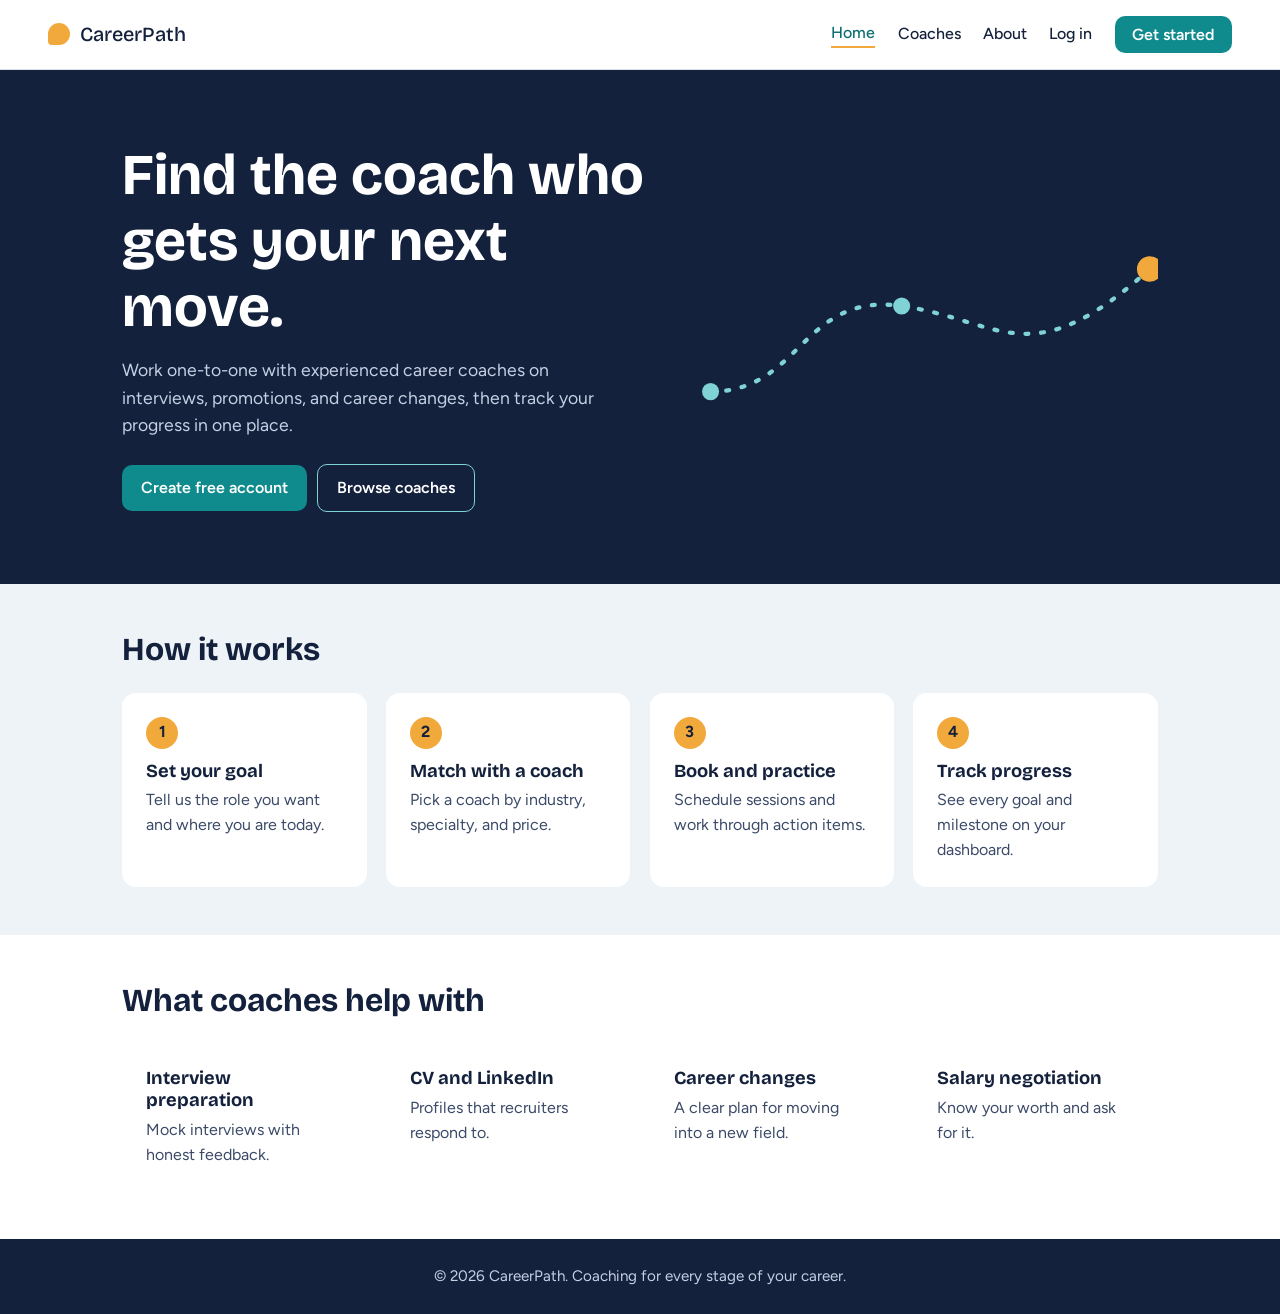
<file: index.html>
<!DOCTYPE html>
<html lang="en">
<head>
  <meta charset="UTF-8">
  <meta name="viewport" content="width=device-width, initial-scale=1">
  <title>Home | CareerPath</title>
  <link rel="preconnect" href="https://fonts.googleapis.com">
  <link rel="preconnect" href="https://fonts.gstatic.com" crossorigin>
  <link href="https://fonts.googleapis.com/css2?family=Bricolage+Grotesque:wght@600;700&family=Figtree:wght@400;500;600&display=swap" rel="stylesheet">
  <link rel="stylesheet" href="style.css">
</head>
<body>
<header class="site-nav">
  <a class="brand" href="index.html"><span class="brand-mark"></span>CareerPath</a>
  <nav class="links" aria-label="Main">
    <a href="index.html" class="on">Home</a>
    <a href="coaches.php">Coaches</a>
    <a href="about.html">About</a>
    <a href="auth/login.php">Log in</a>
    <a class="btn" href="auth/signup.php">Get started</a>
  </nav>
</header>
<section class="hero"><div class="wrap">
  <div>
    <h1>Find the coach who gets your next move.</h1>
    <p>Work one-to-one with experienced career coaches on interviews, promotions, and career changes, then track your progress in one place.</p>
    <a class="btn" href="auth/signup.php">Create free account</a><a class="btn btn-outline" href="coaches.php">Browse coaches</a>
  </div>
  <svg class="trail" viewBox="0 0 320 120" aria-hidden="true"><path d="M6 100 C 70 100, 70 30, 140 40 S 230 90, 314 14" fill="none" stroke="currentColor" stroke-width="3" stroke-dasharray="2 9" stroke-linecap="round"/><circle cx="6" cy="100" r="6" fill="currentColor"/><circle cx="140" cy="40" r="6" fill="currentColor"/><circle cx="314" cy="14" r="9" fill="#F2A93B"/></svg>
</div></section>
<section class="wrap">
  <h2 class="section-title">How it works</h2>
  <div class="cards steps">
    <div class="card"><h3>Set your goal</h3><p class="muted">Tell us the role you want and where you are today.</p></div>
    <div class="card"><h3>Match with a coach</h3><p class="muted">Pick a coach by industry, specialty, and price.</p></div>
    <div class="card"><h3>Book and practice</h3><p class="muted">Schedule sessions and work through action items.</p></div>
    <div class="card"><h3>Track progress</h3><p class="muted">See every goal and milestone on your dashboard.</p></div>
  </div>
</section>
<section class="band"><div class="wrap">
  <h2 class="section-title">What coaches help with</h2>
  <div class="cards">
    <div class="card"><h3>Interview preparation</h3><p class="muted">Mock interviews with honest feedback.</p></div>
    <div class="card"><h3>CV and LinkedIn</h3><p class="muted">Profiles that recruiters respond to.</p></div>
    <div class="card"><h3>Career changes</h3><p class="muted">A clear plan for moving into a new field.</p></div>
    <div class="card"><h3>Salary negotiation</h3><p class="muted">Know your worth and ask for it.</p></div>
  </div>
</div></section>
<footer class="site-foot">&copy; 2026 CareerPath. Coaching for every stage of your career.</footer>
</body></html>
</file>
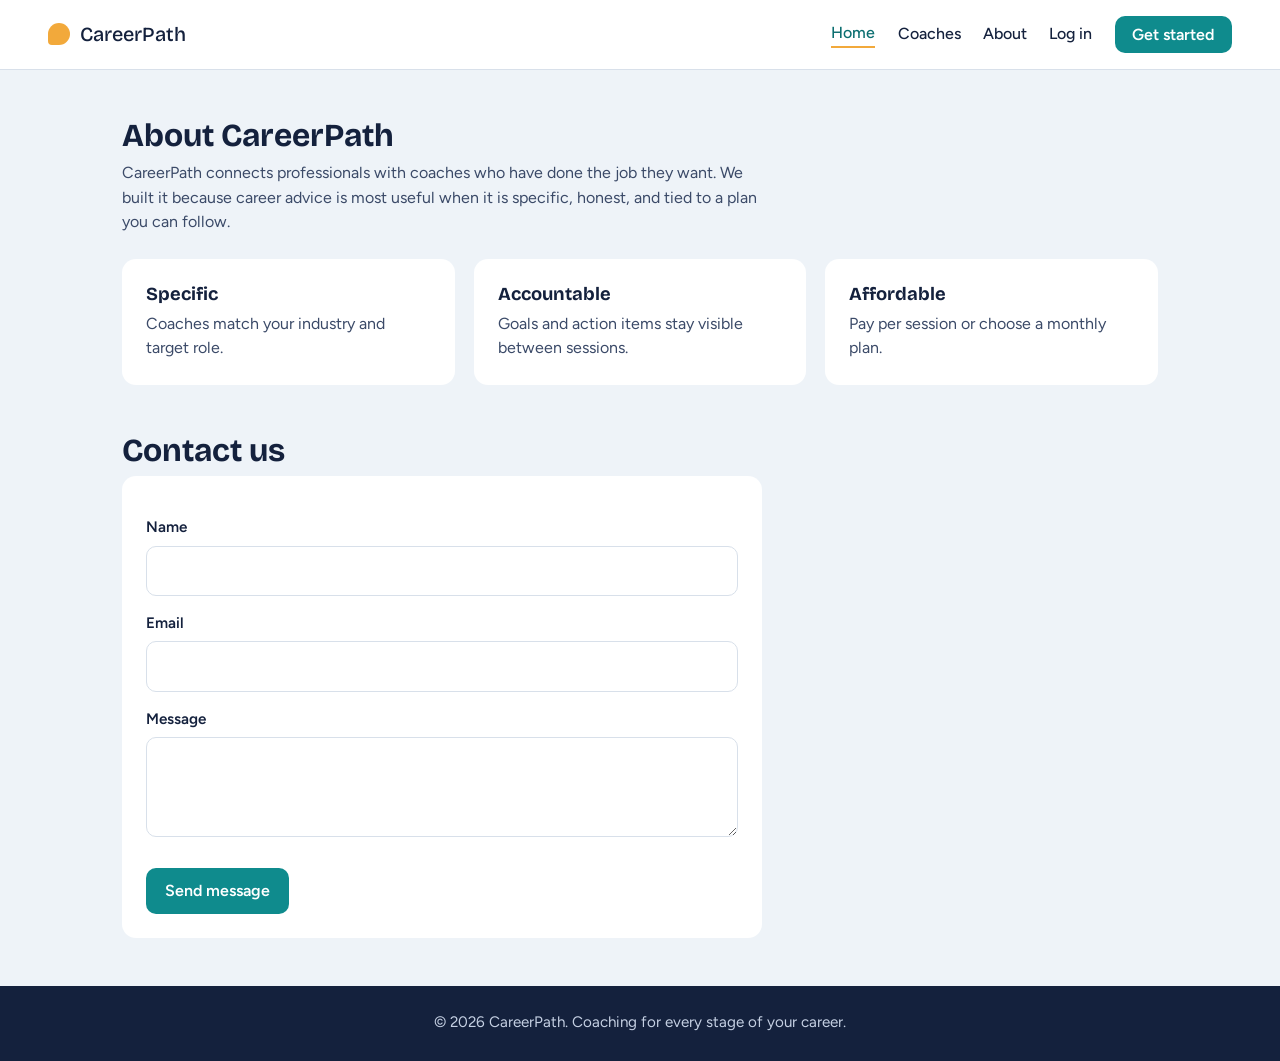
<file: about.html>
<!DOCTYPE html>
<html lang="en">
<head>
  <meta charset="UTF-8">
  <meta name="viewport" content="width=device-width, initial-scale=1">
  <title>About | CareerPath</title>
  <link rel="preconnect" href="https://fonts.googleapis.com">
  <link rel="preconnect" href="https://fonts.gstatic.com" crossorigin>
  <link href="https://fonts.googleapis.com/css2?family=Bricolage+Grotesque:wght@600;700&family=Figtree:wght@400;500;600&display=swap" rel="stylesheet">
  <link rel="stylesheet" href="style.css">
</head>
<body>
<header class="site-nav">
  <a class="brand" href="index.html"><span class="brand-mark"></span>CareerPath</a>
  <nav class="links" aria-label="Main">
    <a href="index.html" class="on">Home</a>
    <a href="coaches.php">Coaches</a>
    <a href="about.html">About</a>
    <a href="auth/login.php">Log in</a>
    <a class="btn" href="auth/signup.php">Get started</a>
  </nav>
</header>
<section class="wrap">
  <h1 class="section-title">About CareerPath</h1>
  <p class="muted" style="max-width:65ch">CareerPath connects professionals with coaches who have done the job they want. We built it because career advice is most useful when it is specific, honest, and tied to a plan you can follow.</p>
  <div class="cards">
    <div class="card"><h3>Specific</h3><p class="muted">Coaches match your industry and target role.</p></div>
    <div class="card"><h3>Accountable</h3><p class="muted">Goals and action items stay visible between sessions.</p></div>
    <div class="card"><h3>Affordable</h3><p class="muted">Pay per session or choose a monthly plan.</p></div>
  </div>
  <h2 class="section-title" style="margin-top:3rem">Contact us</h2>
  <form class="card form-panel" action="index.html">
    <label for="n">Name</label><input id="n" type="text" required>
    <label for="e">Email</label><input id="e" type="email" required>
    <label for="m">Message</label><textarea id="m" required></textarea>
    <button class="btn" type="submit">Send message</button>
  </form>
</section>
<footer class="site-foot">&copy; 2026 CareerPath. Coaching for every stage of your career.</footer>
</body></html>
</file>
<file: style.css>
:root {
  --ink: #14213D;
  --ink-soft: #3B4A68;
  --wash: #EEF3F8;
  --line: #D8E0EA;
  --teal: #0F8B8D;
  --teal-dark: #0B6E70;
  --amber: #F2A93B;
  --danger: #B3261E;
  --white: #fff;
  --head: "Bricolage Grotesque", system-ui, sans-serif;
  --body: "Figtree", system-ui, sans-serif;
}

* { box-sizing: border-box; margin: 0; }
body { font-family: var(--body); color: var(--ink); background: var(--wash); line-height: 1.55; }
h1, h2 { font-family: var(--head); line-height: 1.15; }
a { color: var(--teal-dark); }
:focus-visible { outline: 3px solid var(--amber); outline-offset: 2px; }
.muted { color: var(--ink-soft); }

.brand { display: flex; align-items: center; gap: .6rem; font-family: var(--head); font-weight: 700; font-size: 1.25rem; color: inherit; text-decoration: none; }
.brand-mark { width: 22px; height: 22px; border-radius: 50% 50% 50% 4px; background: var(--amber); }

/* ---------- Buttons ---------- */
.btn { display: inline-block; width: 100%; padding: .85rem 1.2rem; border: 0; border-radius: 10px; background: var(--teal); color: var(--white); font: 600 1rem var(--body); text-align: center; text-decoration: none; cursor: pointer; transition: background .15s; }
.btn:hover { background: var(--teal-dark); }
.btn-sm { width: auto; padding: .6rem 1.1rem; }

/* ---------- Auth pages ---------- */
.auth-body { min-height: 100vh; display: grid; place-items: center; padding: 1.5rem; }
.auth { display: grid; grid-template-columns: 1fr 1.1fr; width: min(960px, 100%); background: var(--white); border-radius: 20px; overflow: hidden; box-shadow: 0 20px 50px rgba(20, 33, 61, .12); }
.auth-side { background: var(--ink); color: var(--white); padding: 2.5rem; display: flex; flex-direction: column; gap: 1rem; }
.auth-side h1 { font-size: clamp(1.8rem, 3vw, 2.4rem); margin-top: auto; }
.auth-side p { color: #C5D0E3; max-width: 32ch; }
.trail { width: 100%; max-width: 320px; color: #7FD3D4; margin-top: 1rem; }
.auth-panel { padding: 2.5rem; }
.auth-panel h2 { font-size: 1.8rem; margin-bottom: .3rem; }
.auth-panel form { margin-top: 1.4rem; }

label { display: block; margin: 1rem 0 .35rem; font-weight: 600; font-size: .95rem; }
.optional { font-weight: 400; color: var(--ink-soft); }
input { width: 100%; padding: .75rem .9rem; border: 1.5px solid var(--line); border-radius: 10px; font: inherit; color: var(--ink); background: var(--white); }
input:focus { border-color: var(--teal); outline: none; box-shadow: 0 0 0 3px rgba(15, 139, 141, .2); }
.row { display: grid; grid-template-columns: 1fr 1fr; gap: 1rem; }
.auth-panel .btn { margin-top: 1.5rem; }

.alert { margin-top: 1rem; padding: .8rem 1rem; border-radius: 10px; background: #FDECEA; color: var(--danger); border: 1px solid #F5C6C2; font-size: .95rem; }
.alert ul { padding-left: 1.1rem; }

/* ---------- Dashboard ---------- */
.app { display: grid; grid-template-columns: 240px 1fr; min-height: 100vh; }
.sidebar { background: var(--ink); color: var(--white); padding: 1.6rem 1rem; display: flex; flex-direction: column; gap: .3rem; position: sticky; top: 0; height: 100vh; }
.sidebar .brand { padding: 0 .6rem 1.5rem; }
.nav-link { padding: .7rem .8rem; border-radius: 8px; color: #C5D0E3; text-decoration: none; font-weight: 500; }
.nav-link:hover { background: rgba(255, 255, 255, .08); color: var(--white); }
.nav-link.active { background: var(--teal); color: var(--white); }
.logout { margin-top: auto; }

.content { padding: 2rem clamp(1rem, 4vw, 2.5rem); max-width: 1100px; }
.page-head { display: flex; justify-content: space-between; align-items: flex-start; gap: 1rem; flex-wrap: wrap; margin-bottom: 1.6rem; }
.page-head h1 { font-size: clamp(1.6rem, 3vw, 2.1rem); }

.stats { display: grid; grid-template-columns: repeat(3, 1fr); gap: 1rem; margin-bottom: 1.5rem; }
.stat { background: var(--white); border-radius: 14px; padding: 1.2rem 1.4rem; border-left: 5px solid var(--amber); }
.stat-num { display: block; font: 700 2rem var(--head); }
.stat-label { color: var(--ink-soft); font-size: .95rem; }

.grid { display: grid; grid-template-columns: 1.2fr 1fr; gap: 1.2rem; }
.panel { background: var(--white); border-radius: 14px; padding: 1.5rem; }
.panel h2 { font-size: 1.25rem; margin-bottom: 1rem; }
.empty { padding: 1rem; border: 1.5px dashed var(--line); border-radius: 10px; color: var(--ink-soft); }

.goal { margin-bottom: 1.1rem; }
.goal-top { display: flex; justify-content: space-between; font-weight: 600; margin-bottom: .4rem; }
.bar { height: 10px; background: var(--wash); border-radius: 99px; overflow: hidden; }
.bar span { display: block; height: 100%; background: var(--teal); border-radius: 99px; }

.session { display: flex; gap: 1rem; align-items: center; padding: .8rem 0; border-bottom: 1px solid var(--line); }
.session:last-child { border-bottom: 0; }
.date { min-width: 52px; padding: .4rem 0; text-align: center; background: var(--wash); border-radius: 10px; line-height: 1.1; }
.date b { display: block; font: 700 1.3rem var(--head); }
.date small { color: var(--ink-soft); }


@media (max-width: 800px) {
  .auth { grid-template-columns: 1fr; }
  .auth-side { padding: 1.5rem; }
  .auth-side h1 { margin-top: .5rem; font-size: 1.6rem; }
  .trail { display: none; }
  .auth-panel { padding: 1.5rem; }
  .row { grid-template-columns: 1fr; gap: 0; }
  .app { grid-template-columns: 1fr; }
  .sidebar { position: static; height: auto; flex-direction: row; flex-wrap: wrap; align-items: center; padding: .8rem; }
  .sidebar .brand { padding: 0 1rem 0 0; width: 100%; }
  .logout { margin-top: 0; margin-left: auto; }
  .stats, .grid { grid-template-columns: 1fr; }
}
@media (prefers-reduced-motion: reduce) { * { transition: none !important; } }

.site-nav { display: flex; align-items: center; gap: 1.5rem; padding: 1rem clamp(1rem, 5vw, 3rem); background: var(--white); border-bottom: 1px solid var(--line); flex-wrap: wrap; }
.site-nav .links { display: flex; gap: 1.4rem; margin-left: auto; align-items: center; flex-wrap: wrap; }
.site-nav a:not(.btn) { color: var(--ink); text-decoration: none; font-weight: 500; }
.site-nav a.on { color: var(--teal-dark); border-bottom: 2px solid var(--amber); }
.site-nav .btn { width: auto; padding: .55rem 1.1rem; }
.wrap { width: min(1100px, 100%); margin: 0 auto; padding: 3rem clamp(1rem, 4vw, 2rem); }
.hero { background: var(--ink); color: var(--white); }
.hero .wrap { display: grid; grid-template-columns: 1.2fr 1fr; gap: 2rem; align-items: center; padding-block: 4.5rem; }
.hero h1 { font-size: clamp(2.2rem, 5vw, 3.6rem); }
.hero p { color: #C5D0E3; margin: 1rem 0 1.6rem; max-width: 46ch; font-size: 1.1rem; }
.hero .trail { max-width: 100%; }
.hero .btn { width: auto; }
.btn-outline { background: transparent; color: var(--white); border: 1.5px solid #7FD3D4; margin-left: .6rem; }
.btn-outline:hover { background: rgba(255,255,255,.1); }
.btn-dark-outline { background: transparent; color: var(--ink); border: 1.5px solid var(--line); }
.btn-dark-outline:hover { background: var(--wash); }
.section-title { font-size: clamp(1.5rem, 3vw, 2rem); margin-bottom: .4rem; }
.cards { display: grid; grid-template-columns: repeat(auto-fit, minmax(240px, 1fr)); gap: 1.2rem; margin-top: 1.5rem; }
.card { background: var(--white); border-radius: 14px; padding: 1.5rem; }
.card h3 { font: 700 1.15rem var(--head); margin-bottom: .4rem; }
.avatar { width: 56px; height: 56px; border-radius: 50%; background: var(--teal); color: var(--white); display: grid; place-items: center; font: 700 1.2rem var(--head); margin-bottom: .8rem; }
.tag { display: inline-block; padding: .15rem .6rem; border-radius: 99px; background: var(--wash); font-size: .85rem; margin: .5rem .3rem 0 0; }
.card .btn { margin-top: 1rem; }
.price { font: 700 2.2rem var(--head); margin: .4rem 0; }
.price small { font: 400 1rem var(--body); color: var(--ink-soft); }
.card ul { padding-left: 1.1rem; margin: .8rem 0; }
.card.featured { border: 2px solid var(--amber); }
.band { background: var(--white); }
.steps { counter-reset: s; }
.steps .card::before { counter-increment: s; content: counter(s); display: grid; place-items: center; width: 32px; height: 32px; border-radius: 50%; background: var(--amber); font-weight: 700; margin-bottom: .7rem; }
.site-foot { background: var(--ink); color: #C5D0E3; text-align: center; padding: 1.6rem 1rem; font-size: .95rem; }

/* ---------- App pages ---------- */
.form-panel { max-width: 640px; }
select, textarea { width: 100%; padding: .75rem .9rem; border: 1.5px solid var(--line); border-radius: 10px; font: inherit; color: var(--ink); background: var(--white); }
textarea { min-height: 100px; resize: vertical; }
.form-panel .btn { margin-top: 1.4rem; width: auto; }
.list-row { display: flex; justify-content: space-between; align-items: center; gap: 1rem; padding: .9rem 0; border-bottom: 1px solid var(--line); flex-wrap: wrap; }
.list-row:last-child { border-bottom: 0; }
.status { padding: .2rem .7rem; border-radius: 99px; font-size: .85rem; font-weight: 600; background: #DDF3F0; color: var(--teal-dark); }
.status.done { background: var(--wash); color: var(--ink-soft); }
.profile-head { display: flex; gap: 1.2rem; align-items: center; margin-bottom: 1rem; }
.profile-head .avatar { width: 80px; height: 80px; font-size: 1.8rem; margin: 0; }
.slots { display: flex; gap: .6rem; flex-wrap: wrap; margin-top: .5rem; }
.slots label { margin: 0; font-weight: 500; }
.slots input { display: none; }
.slots span { display: inline-block; padding: .55rem 1rem; border: 1.5px solid var(--line); border-radius: 10px; cursor: pointer; }
.slots input:checked + span { background: var(--teal); border-color: var(--teal); color: var(--white); }
.slots input:focus-visible + span { outline: 3px solid var(--amber); }
@media (max-width: 800px) { .hero .wrap { grid-template-columns: 1fr; padding-block: 3rem; } .hero .trail { display: none; } .site-nav .links { margin-left: 0; } }

```css
/* ---------- CareerPath: Role Selection ---------- */

.role-group {
  border: 0;
  padding: 0;
  margin: 1rem 0 0;
  min-width: 0;
}

.role-legend {
  font-weight: 600;
  font-size: 0.95rem;
  margin-bottom: 0.65rem;
  color: var(--ink);
}

.role-options {
  display: grid;
  grid-template-columns: repeat(2, minmax(0, 1fr));
  gap: 0.8rem;
}

.role-option {
  display: block;
  margin: 0;
  cursor: pointer;
  min-width: 0;
}

/* Hide the native radio while keeping it accessible */
.role-option input {
  position: absolute;
  width: 1px;
  height: 1px;
  opacity: 0;
  pointer-events: none;
}

.role-card {
  display: flex;
  flex-direction: column;
  align-items: flex-start;
  gap: 0.3rem;
  padding: 0.9rem 1rem;
  min-height: 112px;
  background: var(--white);
  border: 1.5px solid var(--line);
  border-radius: 12px;
  transition:
    border-color 0.2s ease,
    background-color 0.2s ease,
    box-shadow 0.2s ease,
    transform 0.2s ease;
}

.role-icon {
  display: grid;
  place-items: center;
  width: 30px;
  height: 30px;
  margin-bottom: 0.15rem;
  border-radius: 9px;
  background: var(--wash);
  color: var(--teal-dark);
  font-size: 1.15rem;
  font-weight: 700;
}

.role-text {
  font-weight: 700;
  color: var(--ink);
  font-size: 1rem;
}

.role-description {
  color: var(--ink-soft);
  font-size: 0.82rem;
  line-height: 1.4;
}


.role-option input:checked + .role-card {
  border-color: var(--teal);
  background: #F0FAF9;
  box-shadow: 0 0 0 2px rgba(15, 139, 141, 0.12);
}

.role-option input:checked + .role-card .role-icon {
  background: var(--teal);
  color: var(--white);
}

/* Hover effect */
.role-option:hover .role-card {
  border-color: var(--teal);
  transform: translateY(-2px);
}

/* Keyboard accessibility */
.role-option input:focus-visible + .role-card {
  outline: 3px solid var(--amber);
  outline-offset: 3px;
}

/* Small screens */
@media (max-width: 420px) {
  .role-options {
    gap: 0.55rem;
  }

  .role-card {
    padding: 0.75rem;
  }

  .role-description {
    font-size: 0.76rem;
  }
}
```
</file>
